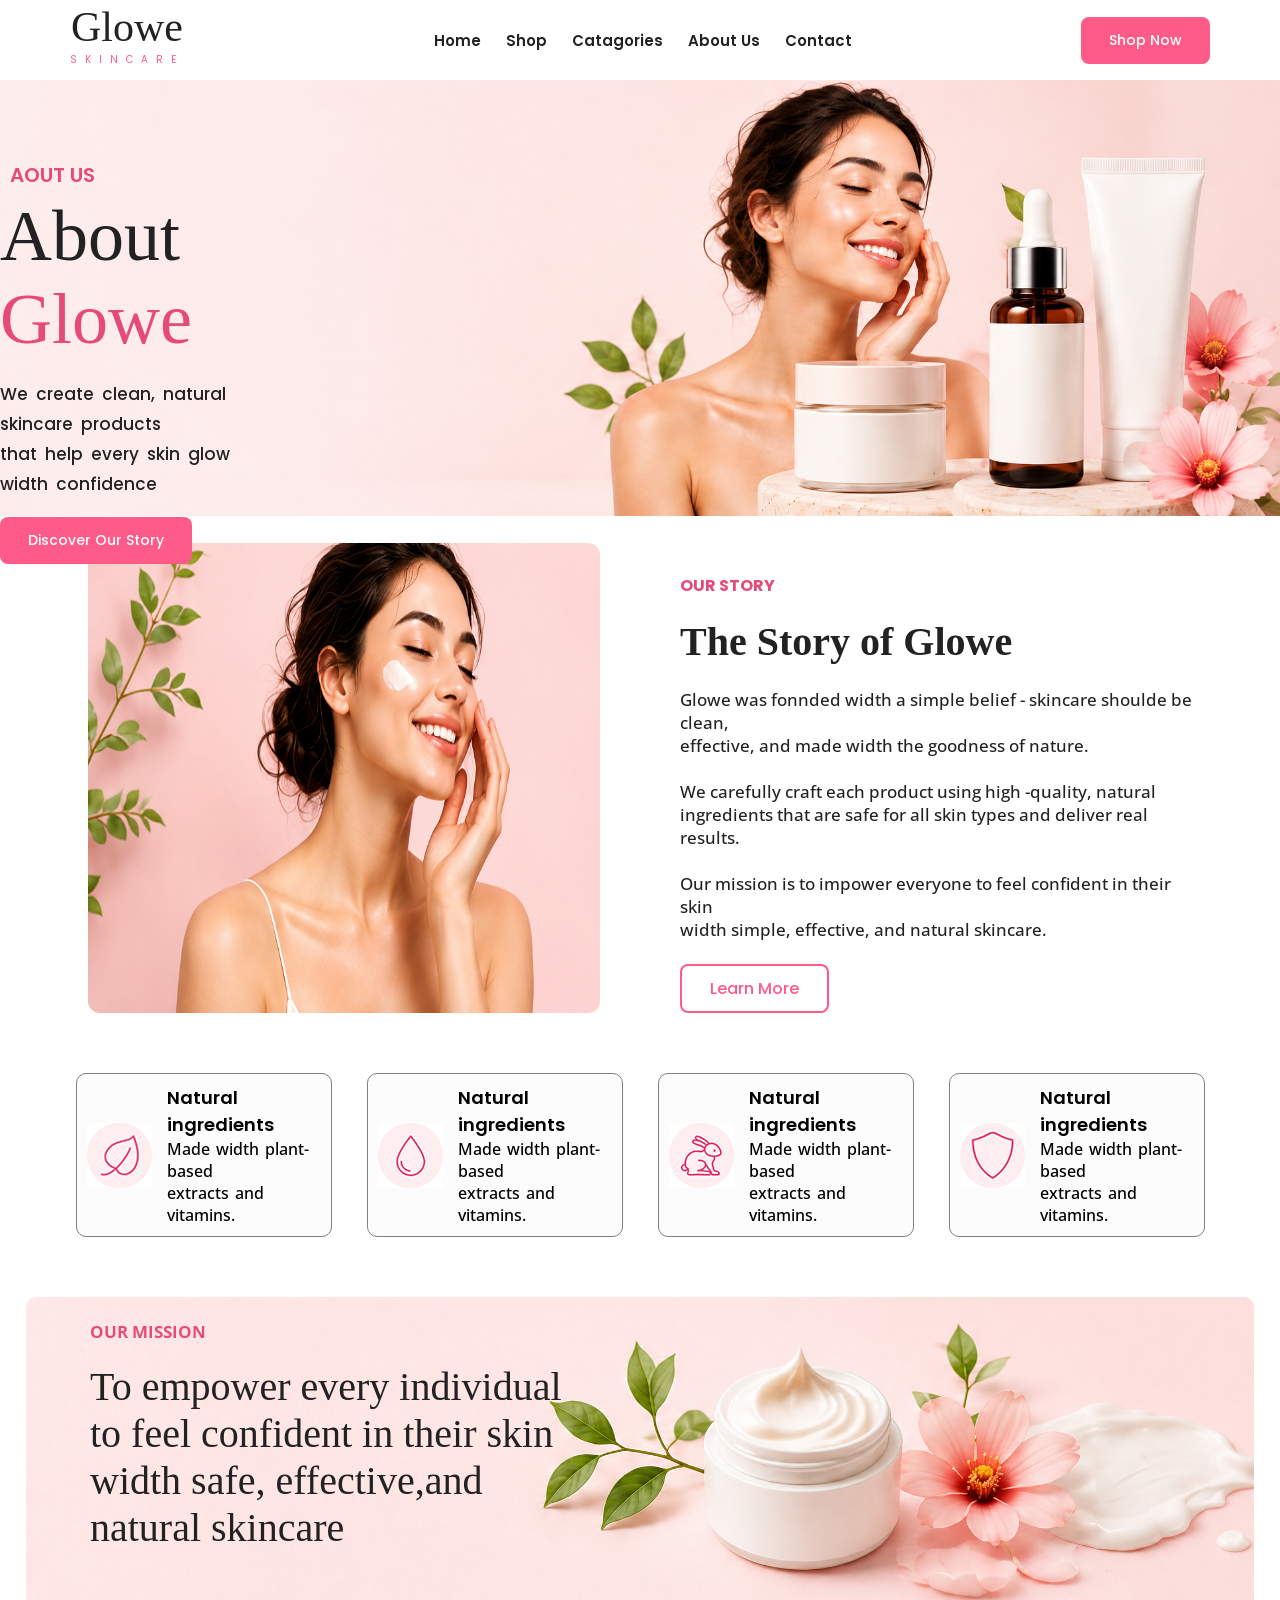
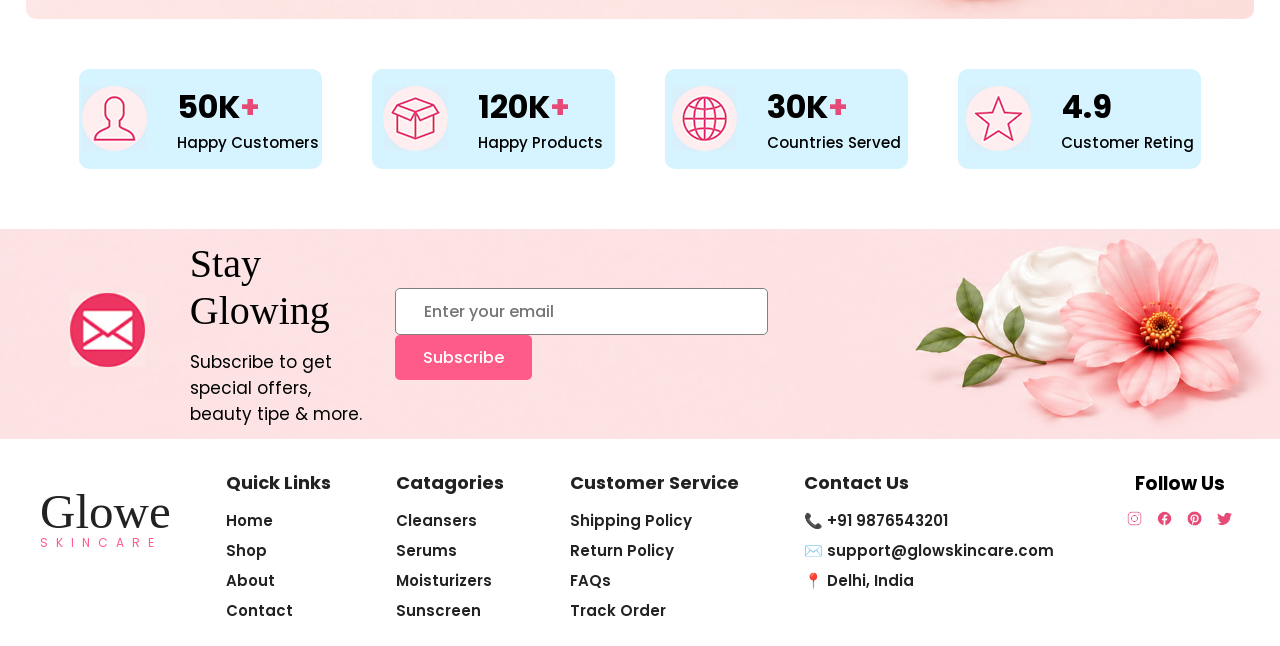
<file: AboutUs.html>
<!DOCTYPE html>
<html lang="en">

<head>
    <meta charset="UTF-8">
    <meta name="viewport" content="width=device-width, initial-scale=1.0">
    <title>Document</title>
    <link rel="stylesheet" href="glow.css">
    <style>
        @import url('https://fonts.googleapis.com/css2?family=Montserrat:ital,wght@0,100..900;1,100..900&family=Open+Sans:ital,wght@0,300..800;1,300..800&family=Poppins:ital,wght@0,100;0,200;0,300;0,400;0,500;0,600;0,700;0,800;0,900;1,100;1,200;1,300;1,400;1,500;1,600;1,700;1,800;1,900&family=Roboto:ital,wght@0,100..900;1,100..900&display=swap');
    </style>
</head>

<header>
    <div class="logo">
        <h2>Glowe</h2>
        <span>SKINCARE</span>
    </div>
    <nav>
        <ul>
            <li><a href="index2.html">Home</a></li>
            <li><a href="Shopg.html">Shop</a></li>
            <li><a href="">Catagories</a></li>
            <li><a href="AboutUs.html">About Us</a></li>
            <li><a href="ContactUs.html">Contact</a></li>

        </ul>
    </nav>
   <a href="Shopg.html"><div class="headerbutton"><button id="btn1">Shop Now</button></div></a>


</header>

<body>
    <div class="abuttopimage">
        <img src="images/Aboutus1img.png" alt="">


        <div id="abouttop">

            <span id="aboutus">AOUT US</span>
            <span>
                <h1 id="abouth1top">About <span id="abouth1top1">Glowe</span></h1>
            </span>
            <span>
                <p>We create clean, natural skincare products <br> that help every skin glow width confidence</p>
            </span>

            <span><button id="stopbtn">Discover Our Story</button></span>
        </div>
    </div>

    <div class="abouttext2">
        <img src="images/abouttextsideimg.png" alt="aboutimg">
        <div id="textimg">
            <h4>OUR STORY</h4>
            <h1>The Story of Glowe</h1>
            <p>Glowe was fonnded width a simple belief - skincare shoulde be clean, <br> effective, and made width the
                goodness of nature.
                <br>
                <br>
                We carefully craft each product using high -quality, natural <br>ingredients that are safe for all skin
                types and deliver real results.
                <br>
                <br>
                Our mission is to impower everyone to feel confident in their skin <br> width simple, effective, and
                natural skincare.

            </p>

            <button id="textsidebtn">Learn More</button>
        </div>
    </div>

    <div class="foreflex">
        <div class="foreflexin">
            <img src="images/png8.png" alt="natural">
            <span id="foreflextext">
                <h3>Natural ingredients</h3>
                <p>Made width plant-based<br>extracts and vitamins.</p>
            </span>
        </div>

        <div class="foreflexin">
            <img src="images/png7.png" alt="natural">
            <span id="foreflextext">
                <h3>Natural ingredients</h3>
                <p>Made width plant-based<br>extracts and vitamins.</p>
            </span>
        </div>
        <div class="foreflexin">
            <img src="images/png6.png" alt="natural">
            <span id="foreflextext">
                <h3>Natural ingredients</h3>
                <p>Made width plant-based<br>extracts and vitamins.</p>
            </span>
        </div>
        <div class="foreflexin">
            <img src="images/png15.png" alt="natural">
            <span id="foreflextext">
                <h3>Natural ingredients</h3>
                <p>Made width plant-based<br>extracts and vitamins.</p>
            </span>
        </div>
    </div>




    <div id="benerdaun">
        <img src="images/benner2.jpg" alt="banner">
        <div class="bennertext1">
            <p>
                OUR MISSION
            </p>
            <h2>To empower every individual<br>to feel confident in their skin<br>width safe, effective,and<br>natural
                skincare</h2>
        </div>
    </div>

    <div class="divnumber">
        <div id="number">
            <img src="images/png10.png" alt="img">
            <span>
                <h1>50K<span id="puls">+</span></h1>
                <p>Happy Customers</p>
            </span>
        </div>
        <div id="number">
            <img src="images/png11.png" alt="img">
            <span>
                <h1>120K<span id="puls">+</span></h1>
                <p>Happy Products</p>
            </span>
        </div>

        <div id="number">
            <img src="images/png12.png" alt="img">
            <span>
                <h1>30K<span id="puls">+</span></h1>
                <p>Countries Served</p>
            </span>
        </div>

        <div id="number">
            <img src="images/png14.png" alt="img">
            <span>
                <h1>4.9</h1>
                <p>Customer Reting</p>
            </span>
        </div>
    </div>


    <section id="fulltop">
        <div class="fullbanner">
            <div class="fullimgtow">
                <img src="images/png17.png" alt="icon">
            </div>
            
            <div id="staygl">
                <h3>Stay Glowing</h3>
                <p>Subscribe to get special offers,<br>beauty tipe & more.</p>
            </div>

        </div>

        <div id="embu">
           <input type="email" placeholder="Enter your email">
            <button>Subscribe</button>
        </div>
       

    </section>


</body>

<footer>

        <div class="uplist">



            <div class="compeni">
                <h2>Glowe</h2>
                <span>SKINCARE</span>
            </div>



            <div class="Catagories">
                <h3>Quick Links</h3>
                <ul>
                    <li><a href="">Home</a></li>
                    <li><a href="">Shop</a></li>
                    <li><a href="">About</a></li>
                    <li><a href="">Contact</a></li>
                </ul>
            </div>

            <div class="Catagories">
                <h3>Catagories</h3>
                <p>Cleansers</p>
                <p>Serums</p>
                <p>Moisturizers</p>
                <p>Sunscreen</p>

            </div>
            <div class="Catagories">
                <h3>Customer Service</h3>
                <p>Shipping Policy</p>
                <p>Return Policy</p>
                <p>FAQs</p>
                <p>Track Order</p>

            </div>

            <div class="Catagories">
                <h3>Contact Us</h3>
                <p>📞 +91 9876543201</p>
                <p>✉️ support@glowskincare.com</p>
                <p>📍 Delhi, India</p>
            </div>

            <div class="compeni">
                <h3>Follow Us</h3>
                <div class="lasticen">
                    <div><img src="images/icons8-instagram-100.png" alt=""></div>
                    <div><img src="images/icons8-facebook-100 (2).png" alt=""></div>
                    <div><img src="images/icons8-pinterest-logo-100.png" alt=""></div>
                    <div><img src="images/icons8-twitter-bird-100.png" alt=""></div>
                </div>

            </div>
        </div>


    </footer>

</html>
</file>
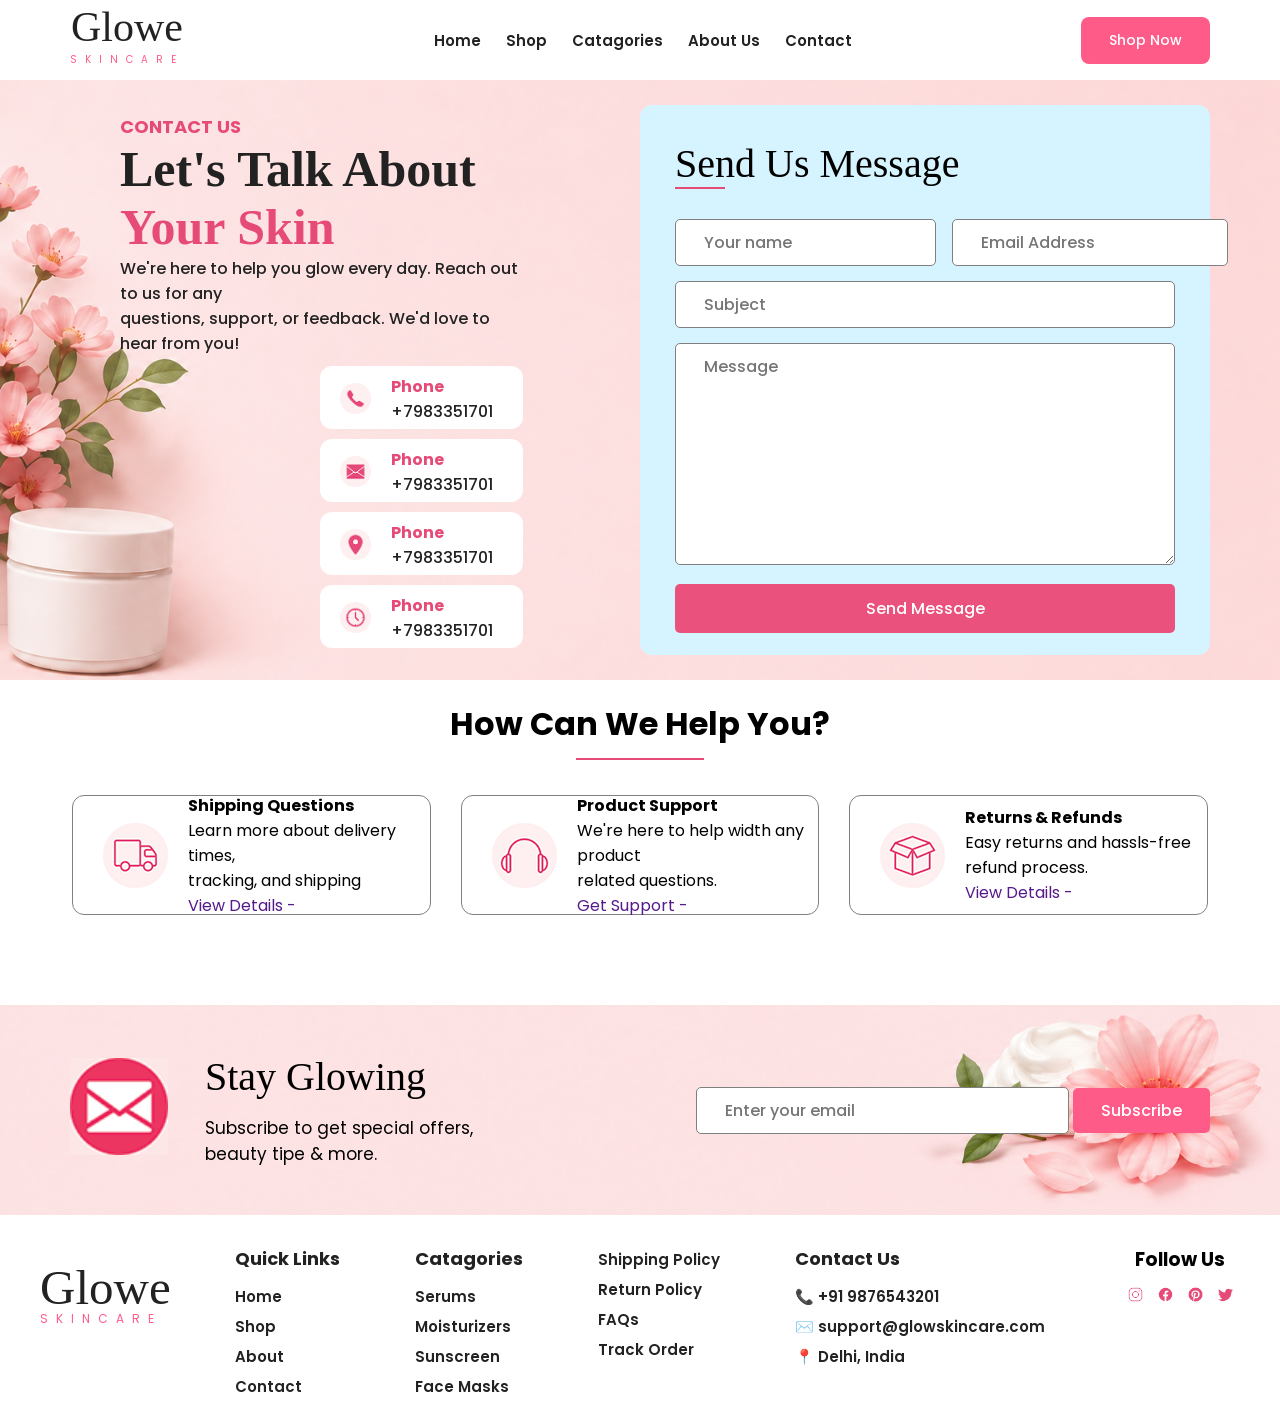
<file: ContactUs.html>
<!DOCTYPE html>
<html lang="en">

<head>
    <meta charset="UTF-8">
    <meta name="viewport" content="width=device-width, initial-scale=1.0">
    <title>Document</title>
    <link rel="stylesheet" href="glow.css">
    <style>
        @import url('https://fonts.googleapis.com/css2?family=Montserrat:ital,wght@0,100..900;1,100..900&family=Open+Sans:ital,wght@0,300..800;1,300..800&family=Poppins:ital,wght@0,100;0,200;0,300;0,400;0,500;0,600;0,700;0,800;0,900;1,100;1,200;1,300;1,400;1,500;1,600;1,700;1,800;1,900&family=Roboto:ital,wght@0,100..900;1,100..900&display=swap');
    </style>
</head>
<header>
    <div class="logo">
        <h2>Glowe</h2>
        <span>SKINCARE</span>
    </div>
    <nav>
        <ul>
            <li><a href="index2.html">Home</a></li>
            <li><a href="Shopg.html">Shop</a></li>
            <li><a href="">Catagories</a></li>
            <li><a href="AboutUs.html">About Us</a></li>
            <li><a href="ContactUs.html">Contact</a></li>

        </ul>
    </nav>
    <a href="Shopg.html"><div class="headerbutton"><button id="btn1">Shop Now</button></div></a>


</header>

<body>

    <section class="contactus">
        <div class="contexttop">
            <h4>CONTACT US</h4>
            <h1>Let's Talk About<br> <span>Your Skin</span></h1>
            <p>We're here to help you glow every day. Reach out to us for any<br>questions, support, or feedback. We'd
                love to hear from you!</p>

            <div class="iconcon">
                <div id="icontop">
                    <img src="images/png19.png" alt="icon">
                    <div class="icontext">
                        <h4>Phone</h4>
                        <p>+7983351701</p>
                    </div>
                </div>
                <div id="icontop">
                    <img src="images/png18.png" alt="icon">
                    <div class="icontext">
                        <h4>Phone</h4>
                        <p>+7983351701</p>
                    </div>
                </div>
                <div id="icontop">
                    <img src="images/png20.png" alt="icon">
                    <div class="icontext">
                        <h4>Phone</h4>
                        <p>+7983351701</p>
                    </div>
                </div>

                <div id="icontop">
                    <img src="images/png21.png" alt="icon">
                    <div class="icontext">
                        <h4>Phone</h4>
                        <p>+7983351701</p>
                    </div>
                </div>
            </div>
        </div>



        <form action="">
            <div class="formcon">
                <h1>Send Us Message</h1>
                <div id="linepink"></div>
                <form>
                    <div class="naem">
                        <div class="formgp">
                            <label for="name"></label>
                            <input type="text" id="name" placeholder="Your name">
                        </div>
                        <div class="formgp">
                            <label for="email"></label>
                            <input type="email" id="email" placeholder="Email Address">
                        </div>
                    </div>
                    <div class="formgp">
                        <label for="text"></label>
                        <input type="text" id="subject" placeholder="Subject">
                    </div>
                    <div class="formgp">
                        <label for="message"></label>
                        <textarea id="message" rows="8" placeholder="Message"></textarea>
                    </div>
                    <button id="sendm">Send Message</button>
                </form>
            </div>
        </form>
    </section>
    <div id="myhow">
         <h1>How Can We Help You?</h1>
         <div id="linecon"></div>
        <div class="howcen">
            <div class="how">
                <img src="images/png22.png" alt="icon">
                <div class="threeicon">
                    <h4>Shipping Questions</h4>
                    <p>Learn more about delivery times,<br>tracking, and shipping</p>
                    <a href="">View Details -</a>
                </div>
            </div>
            <div class="how">
                <img src="images/png23.png" alt="icon">
                <div class="threeicon">
                    <h4>Product Support</h4>
                    <p>We're here to help width any product<br>related questions.</p>
                    <a href="">Get Support -</a>
                </div>
            </div>
            <div class="how">
                <img src="images/png24.png" alt="icon">
                <div class="threeicon">
                    <h4>Returns & Refunds</h4>
                    <p>Easy returns and hassls-free<br>refund process.</p>
                    <a href="">View Details -</a>
                </div>
            </div>
        </div>
    </div>

     <section id="fulltop">
        <div class="fullbanner">
            <div class="fullimgtow">
                <img src="images/png17.png" alt="icon">
            </div>
            
            <div id="staygl">
                <h3>Stay Glowing</h3>
                <p>Subscribe to get special offers,<br>beauty tipe & more.</p>
            </div>

        </div>

        <div id="embv">
           <input type="email" placeholder="Enter your email">
            <button>Subscribe</button>
        </div>
       

    </section>

</body>

<footer>

        <div class="uplist">



            <div class="compeni">
                <h2>Glowe</h2>
                <span>SKINCARE</span>
            </div>



            <div class="Catagories">
                <h3>Quick Links</h3>
                <ul>
                    <li><a href="">Home</a></li>
                    <li><a href="">Shop</a></li>
                    <li><a href="">About</a></li>
                    <li><a href="">Contact</a></li>
                </ul>
            </div>

            <div class="Catagories">
                <h3>Catagories</h3>
                <p>Serums</p>
                <p>Moisturizers</p>
                <p>Sunscreen</p>
                <p>Face Masks</p>

            </div>
            <div class="Catagories">
                <p>Shipping Policy</p>
                <p>Return Policy</p>
                <p>FAQs</p>
                <p>Track Order</p>

            </div>

            <div class="Catagories">
                <h3>Contact Us</h3>
                <p>📞 +91 9876543201</p>
                <p>✉️ support@glowskincare.com</p>
                <p>📍 Delhi, India</p>
            </div>

            <div class="compeni">
                <h3>Follow Us</h3>
                <div class="lasticen">
                    <div><img src="images/icons8-instagram-100.png" alt=""></div>
                    <div><img src="images/icons8-facebook-100 (2).png" alt=""></div>
                    <div><img src="images/icons8-pinterest-logo-100.png" alt=""></div>
                    <div><img src="images/icons8-twitter-bird-100.png" alt=""></div>
                </div>

            </div>
        </div>


    </footer>


</html>
</file>
<file: glow.css>
* {
    padding: 0;
    margin: 0;
    font-family: Poppins;
    box-sizing: border-box;
    /* text-decoration: none; */
    list-style: none;
    text-decoration: none;
}

header {
    width: 100%;
    height: 80px;
    padding: 0 70px;
    display: flex;
    justify-content: space-between;
    align-items: center;
    background: #fff;
    box-shadow: 0 2px 10px rgba(0, 0, 0, .05);
}

nav ul {
    /* display:flex; */
    list-style: none;
    gap: 45px;
}

nav ul li a {
    text-decoration: none;
    color: #222;
    font-size: 15px;
    transition: .3s;
}

#btn1 {

    text-decoration: none;
    background: #ff5b89;
    color: #fff;
    padding: 13px 28px;
    border-radius: 8px;
    font-size: 14px;
    font-weight: 500;
    transition: .3s;
    border: none;
    cursor: pointer;

}

.btn2 {

    text-decoration: none;
    background: #ff5b89;
    color: #fff;
    padding: 13px 28px;
    border-radius: 8px;
    font-size: 14px;
    font-weight: 500;
    transition: .3s;
    border: none;
    cursor: pointer;
    margin-top: 13px;

}


#btn1:hover {
    background: #e64b78;
}

.btn2:hover {
    background: #e64b78;
}


.logo h2 {
    font-size: 42px;
    font-family: Georgia, serif;
    font-weight: 500;
    color: #222;
    margin: 0%;
    padding: 0%;
    line-height: 35px;
}

.logo span {
    font-size: 10px;
    letter-spacing: 8px;
    color: #ff5b89;
}

nav ul li a {
    text-decoration: none;
    color: #222;
    font-size: 15px;
    transition: .3s;
}

nav ul li a:hover,
nav ul li a.active {
    color: #ff5b89;
}

.headerimg img {
    width: 100%;
    display: block;

}

.headerimg {
    position: relative;
    display: inline-block;
}

#headertoptext {
    position: absolute;
    top: 6%;
    left: 10%;
}

ul li {
    list-style: none;
    text-decoration: none;
}

nav ul {
    display: flex;
    gap: 25px;
    font-family: Poppins;
    font-size: 16px;
    color: #e64b78;
    font-weight: 550;
    margin-left: 20px;
}

#headertoptext h1 {
    font-size: 73px;
    font-family: Montserrat;
    font-weight: 400;
    line-height: 89px;
}

#hfack {
    color: #e64b78;
}

#headertoptext p {
    font-family: Poppins;
    color: gray;
    font-size: 17px;
    margin-top: 3px;
}




#ollcolum {

    display: flex;
    width: 95%;
    margin: auto;
    border: 1px solid #ececec;
    height: 80px;
    align-items: center;
    border-radius: 8px;
    justify-content: center;
    /* box-shadow:0 5px 15px rgba(0,0,0,.08); */

}

#colum img {
    width: 15%;
    /* border-radius: 50px; */
}

#colum {
    display: flex;
    gap: 20px;
    width: 29%;
    height: 50px;
    justify-content: center;
    align-items: center;

}

.part {
    line-height: 23px;
}

.headerimg {
    margin-bottom: 25px;
}

.part h4 {
    font-size: 16px;
    font-family: Poppins;
    font-weight: 550;
}

.part p {
    font-family: Poppins;
    font-size: 15px;
    color: rgb(105, 105, 105);
}

#skincare img {
    width: 99%;
    border-radius: 8px;
    display: block;
}

.skins {
    width: 80%;
    position: relative;
    display: inline-block;
    margin: 10px;
}

.long {
    position: absolute;
    top: 55px;
    left: 30%;
}
header .logo{
    text-align: center;
    justify-content: center;
    align-items: center;
}

.long h2 {
    color: #222;

}


.long span {
    color: #e64b78;
}

.long p {
    font-size: 10px;
}

.use {
    width: 19%;
    height: 80px;
    background-color: #f6dde4;
    top: 83px;
    left: 53%;
    display: flex;
    position: absolute;
    gap: 15px;
    align-items: center;
    line-height: 25px;
    border-radius: 8px;
    border: 3px #e64b78 dotted;
    text-align: start;

}

.use img {
    width: 20%;
}

#giftbox h2 {
    color: #e64b78;
    padding: 0%;
    margin: 0%;

}

#giftbox p {
    font-family: Poppins;
    font-size: 15px;
    font-weight: 550;

}

.giftbutton {
    position: absolute;
    top: 100px;
    left: 80%;
    text-decoration: none;
    background: #e64b78;
    color: #fff;
    padding: 13px 28px;
    border-radius: 8px;
    font-size: 14px;
    font-weight: 500;
    transition: .3s;
    border: none;
    cursor: pointer;
}

.stayg {
    background-color: #f6dde4;
    width: 23%;
    margin: 10px;
    padding: 17px;
    border-radius: 8px;
}

.stayg h3 {
    color: #222;    
    margin-top: 15px;
    font-size: 25px;
}

.stayg p {
    margin-top: 15px;
    font-size: 16px;
    font-family: Poppins;
    font-weight: 450;


}

#emai {
    width: 80%;
    padding: 10px;
    border-radius: 5px;
    border: none;
    margin-top: 15px;
    padding: 10px 28px;
    border-radius: 5px;
    font-size: 16px;
    font-weight: 500;
    border: 0.1px solid gray;

}

#skinstay {
    display: flex;
    margin-top: 15px;
}

.uplist {
    justify-content: space-between;
    display: flex;
}

footer {
    margin: 30px 40px 20px 40px;
}

.lasticen {
    display: flex;
    margin-top:
        10px;
}

.Catagories ul {
    list-style: none;
    text-decoration: none;

}

.Catagories ul li a {
    text-decoration: none;
    /* display: none; */
    font-family: Poppins;
    font-size: 15px;
    font-weight: 530;
    color: #222;
    line-height: 30px;

}

.compeni {
    width: 10%;
    justify-content: center;
    text-align: center;
}

.compeni h2 {
    margin: 25px 0px 0px 0px;
    font-size: 49px;
    padding: 0%;
    font-family: Georgia, serif;
    font-weight: 500;
    color: #222;
    line-height: 35px;
}

.compeni span {
    font-size: 12px;
    letter-spacing: 8px;
    color: #ff5b89;
}

.Catagories h3 {
    font-size: 18px;
    color: #222;
    margin-bottom: 10px;
}

.Catagories p {
    font-family: Poppins;
    font-size: 15px;
    font-weight: 530;
    color: #222;
    line-height: 30px;
}

.lasticen img {
    width: 50%;
}


.images img {
    width: 100%;

    border-radius: 30px;
}

.images {
    width: 100%;
    height: 200px;
    background-color: black;

}

.cards {
    display: flex;
    gap: 50px;
    margin: auto;
    width: 85%;

}

.card {
    background-image: url(images/three1.png);
    background-position: center center;
    background-size: 110%;
    border-radius: 20px;
    padding: 10px;
    background-repeat: no-repeat;
    width: 33%;
    background-color: beige;
    height: 250px;

}

.card2 {
    background-image: url(images/three2.png);
    background-position: center center;
    background-size: 110%;
    border-radius: 20px;
    padding: 10px;
    background-repeat: no-repeat;
    width: 33%;
    background-color: beige;
    height: 250px;

}

.card3 {
    background-image: url(images/three3.png);
    background-position: center center;
    background-size: 110%;
    border-radius: 20px;
    padding: 10px;
    background-repeat: no-repeat;
    width: 33%;
    background-color: beige;
    height: 250px;

}

.card,
.card2,
.card3,
h2 {
    margin-top: 20PX;
    padding-left: 10px;
}

.newproduct {
    display: flex;
    gap: 45%;
    align-items: center;
    /* padding: 20px; */
    padding: 20px 20px 20px 60px;
}

.productnew {
    display: flex;
    gap: 20px;
}

#boom {

    padding: 8px 8px 8px 8px;
    font-size: 15px;
    border-radius: 20px;
    background-color: white;
    border: 0.75px solid gray;
    font-weight: 600;
    cursor: pointer;
    transition: 0.3s ease all;
    box-sizing: border-box;

}

#bom {
    font-size: 15px;
    padding: 8px 28px 8px 28px;
    border-radius: 20px;
    background-color: white;
    border: 0.75px solid gray;
    font-weight: 600;
    cursor: pointer;
    transition: 0.1s ease all;
    box-sizing: border-box;


}

#bom:hover {
    background-color: #f06b91;
    border: none;
    /* border: 1px solid#f06b91; */

    color: white;
}

#boom:hover {
    background-color: #f06b91;
    /* border: 1px solid#f06b91; */

    border: none;

    color: white;
}

.shopbox {
    width: 20%;
    padding: 15px;
    /* height: 440px; */
    border: 1px solid gray;
    border-radius: 10px;
}

.shopbox img {
    width: 100%;
}

.shopboxsis {
    display: flex;
    gap: 55px;
    /* height: 900px; */
    margin: 20px;
    flex-wrap: wrap;
    justify-content: center;
}

#h4fast {
    font-size: 13px;
    font-weight: 600;
    padding: 4px;
    line-height: 1;
    width: 40%;
    background: linear-gradient(90deg, #d6f4ff, #fff)
}

#shopcontent h4 {
    font-size: 12px;
    line-height: 15px;
}

#shopcontent h4:hover {
    color: #e64b78;
}

#shopcontent {
    overflow: hidden;
    position: unset;
    width: 100%;
    display: grid;
    /* line-height: 40px; */
    gap: 8px;
}

#shopcontent h3 {
    font-size: 14px;
}

#h3shop {
    font-size: 18px;
    font-weight: 600;
}

#h4shop {
    font-size: 14px;
    font-weight: 400;
}

#h4red {
    font-size: 14px;
    color: #e64b78;
    font-weight: 550;
}

.reat {
    gap: 10px;
    display: flex;
    align-items: center;

}

#shopcret {

    text-decoration: none;
    background: #ff5b89;
    color: #fff;
    padding: 13px 28px;
    border-radius: 8px;
    font-size: 18px;
    font-weight: 500;
    transition: .3s;
    border: none;
    cursor: pointer;

}

#shopcret:hover {

    background: #e64b78;
}

.abuttopimage img {
    width: 100%;

}

.abuttopimage {
    position: relative;
    display: inline-block;
}

#abouttop {
    position: absolute;
    top: 80px;
    right: 1000px;
    
    
}
#abouth1top{
    font-size: 72px;
    font-family: Georgia, serif;
    font-weight: 500;
    color: #222;
     margin-top: 5px;
}
#abouth1top1{
    font-size: 72px;
    font-family: Georgia, serif;
    font-weight: 500;
    color: #e64b78;
     margin-top: 10px;
}
#aboutus{
    color: #e64b78;
    font-size: 20px;
    font-weight: 600;
    margin-left: 10px;

     margin-top: 15px;
}
#abouttop span p{
    font-size: 17px;
    color: #222;
    line-height: 30px;
    font-weight: 430;
    word-spacing: 4px;
     margin-top: 18px;
}
#stopbtn{
     background: #ff5b89;
    color: #fff;
    padding: 13px 28px;
    border-radius: 8px;
    font-size: 14px;
    font-weight: 500;
    transition: .3s;
    border: none;
    cursor: pointer;
    margin-top: 18px;
}
#stopbtn:hover{
    background: #e64b78;
}
.abouttext2 img{
    width: 40%;
    border-radius: 12px;
}

#textimg {
    width: 40%;
}

.abouttext2{
    display: flex;
    justify-content: center;
    gap: 80px;
    margin-top: 20px;
}
#textimg h4{
    color: #e64b78;
    margin-top: 30px;
}
#textimg h1{
    color: #222;
    font-family: Georgia, serif;
    font-size: 40px;
    margin-top: 20px;
}
#textimg p{
    font-size: 17px ;
    font-family: Open Sans;
    color: #222;
    font-weight: 500;
    margin-top: 23px;
    
    
}
#textsidebtn{
    background: #fff;
    color: #ff5b89;
    padding: 10px 28px;
    border-radius: 8px;
    font-size: 16px;
    font-weight: 500;
    transition: .3s;
    border: none;
    cursor: pointer;
    margin-top: 23px;
    border: 2px solid #ff5b89;
}
#textsidebtn:hover{
    background: #e64b78;
    color: white;
}
.foreflexin{
    display: flex;
    width: 20%;
    align-items: center;
    gap: 15px ;
    border: 1px solid gray;
    justify-content: center;
    border-radius: 10px;
    padding: 10px;
    background-color:#fcfcfc;
}
.foreflex{
    display: flex;
    justify-content: center;
    gap: 35px;
    margin-top: 60px;
}
#foreflextext h3{
    font-size: 18px;
    font-family: Poppins;
    font-weight: 550;

}
#foreflextext p{
    font-family: Open Sans;
    font-size: 16px;
    font-weight: 530;
    word-spacing: 2px;
}
#benerdaun img{
    width: 96%;
    display: block;
    margin: 0 auto;
    border-radius: 10px;
    margin-top: 60px;
    
}
#benerdanu{
    position: relative;
    display: inline-block;
    justify-content: center;
    display: flex;
    width: 100%;
  
   
}
.bennertext1{
    position: absolute;
    top: 1320px;
    left: 80px; 
}
.bennertext1 h2{
    /* margin: 0%;
    padding: 0%; */
    font-family: Georgia, serif;
    font-size: 40px;
    font-weight: 400;
    color: #222;
}
.bennertext1 p{
    color: #e64b78;
    font-family: Open Sans;
    font-size: 17px;
    font-weight: 680;
    margin-bottom: 20px;
    margin-left: 10px;
}
.divnumber{
    display: flex;
    justify-content: center;
    gap: 50px;
    margin-top: 50px;
}
#number{
    display: flex;
    align-items: center;
    width: 19%;
    height: 100px;
    gap: 30px;
    justify-content: center;
    border-radius: 10px;
    background-color: #d6f4ff;
}
#number p{
    font-family: Poppins;
    font-weight: 500;
    font-size: 15px;
}
#puls{
    color: #e64b78;
}


#fulltop{
    width: 100%;
    height: 210px;
    background: url(images/full.jpg) center/cover no-repeat;

    display: flex;
    align-items: center;
    justify-content: space-between;
    margin-top: 60px;
    padding: 0 70px;
    box-sizing: border-box;
}
.fullbanner{
    display: flex;
    align-items: center;
    gap: 70px;
    /* width: 30%; */
}
.fullbanner img{
    width: 20%;
}
.fullimgtow img{
    width: 150%;
}
#staygl h3{
    font-size: 40px;
    font-family: Georgia, serif;
    font-weight: 400;

}
#staygl p{
    font-size: 17px;
    margin-top: 15px;
}
#embu input{
    padding: 10px 28px;
    border-radius: 5px;
    font-size: 16px;
    font-weight: 500;
    border: 0.1px solid gray;
}
#embv input{
    padding: 10px 28px;
    border-radius: 5px;
    font-size: 16px;
    font-weight: 500;
    border: 0.1px solid gray;
}

#embu button{
background: #ff5b89;
    color: #fff;
    padding: 10px 28px;
    border-radius: 5px;
    font-size: 16px;
    font-weight: 500;
    transition: .3s;
    border: none;
    cursor: pointer;
    /* margin-top: 23px; */

    }
    #embv button{
background: #ff5b89;
    color: #fff;
    padding: 10px 28px;
    border-radius: 5px;
    font-size: 16px;
    font-weight: 500;
    transition: .3s;
    border: none;
    cursor: pointer;
    /* margin-top: 23px; */

    }
     #embv{
        margin-right: 400px;
    }
    #embu{
        margin-right: 400px;
    }
    .contactus{
        background: url(images/contectimgtop.png) center/cover no-repeat ;
        width: 100%;
        height: 600px;
        display: flex;
    align-items: center;
    justify-content: space-between;
    /* margin-top: 60px; */
    padding: 0 70px;
    box-sizing: border-box;
    }
    .iconcon{
       width: 50%;
       margin-left: 200px
       
    
    }
    #icontop{
        align-items: center;
        display: flex;
        
        gap: 20px;
        /* width: 100%; */
        padding: 8px 60px 5px 20px;
        background-color: white;
        margin-top: 10px;
        border-radius: 12px;
    }
    #icontop h4{
        font-size: 16px;

    }
    #icontop img{
        width: 25%;
    }
    .contexttop{
        width: 40%;
        padding: 10px 0px 10px 50px;
    }
    .contexttop h1{
         font-family: Georgia, serif;
         color: #222;
         font-size: 50px;
    }
    .contexttop span{
        color: #e64b78;
        font-family: Georgia, serif;
        font-size: 50px;
    }
    .contexttop h4{
        color: #e64b78;
        font-size: 18px;
    }
    .contexttop p{
        font-size: 16px;
        font-weight: 500;
        color: #222;
    }
    .naem{
        display: flex;
        /* gap: 50px; */
    }
    form{
        width: 50%;
        background-color: #d6f4ff;
        height: 550px;
        border-radius: 12px;
        padding: 35px;
    }
    #subject{
        width: 100%;
         padding: 10px 28px;
    border-radius: 5px;
    font-size: 16px;
    border: 0.6px solid gray;
    font-weight: 500;
    margin-top: 15px;
    }
    #name{
        width: 110%;
        padding: 10px 28px;
    border-radius: 5px;
    font-size: 16px;
    font-weight: 500;
    border: 0.6px solid gray;
    }
    #email{
        width: 105%;
        margin-left: 40px;
        padding: 10px 28px;
    border-radius: 5px;
    font-size: 16px;
    border: 0.6px solid gray;
    font-weight: 500;
    }
    #message{
        /* margin-left: 40px; */
        padding: 10px 28px;
    border-radius: 5px;
    width: 100%;
    font-size: 16px;
    font-weight: 500;
    border: 0.6px solid gray;
    margin-top: 15px;
    }
    #sendm{
        padding: 12px 28px;
    border-radius: 5px;
    color: white;
    background-color: #ea527d;
    width: 100%;
    font-size: 16px;
    font-weight: 500;
    border: none;
    cursor: pointer;
    transition: 0.5s all ease;
    margin-top: 12px;
    }
    #sendm:hover{
        background-color: #e34370;
    }
    .formcon h1{
        
        font-family: Georgia, serif;
        font-size: 40px;
        font-weight: 400;
    }
    #linepink{
        width: 10%;
        height: 1.5px;
        background-color: #e64b78;
        color: #e64b78;
        margin-bottom: 30px;
    }
    .howcen{
        /* width: 80%; */
        display: flex;
        justify-content: center;
        height: 150px;
        gap: 30px;
    }
    .how{
        display: flex;
        width: 28%;
        padding: 10px 10px 10px 30px;
        gap: 20px;
        align-items: center;
        height: 120px;
        border: 1px solid gray;
        border-radius: 12px;
    }
    #myhow h1{
        text-align: center;

        
        margin-top: 20px;
    }
    #linecon{
    width: 10%;
    height: 2px;
    background-color: #e64b78;
    margin-bottom: 35px;
    margin-left: 45%;
    margin-top: 10px;
    justify-content: center;
    
}
    #embv{
        margin: 0%;
        padding: 0% ;
    }
</file>
